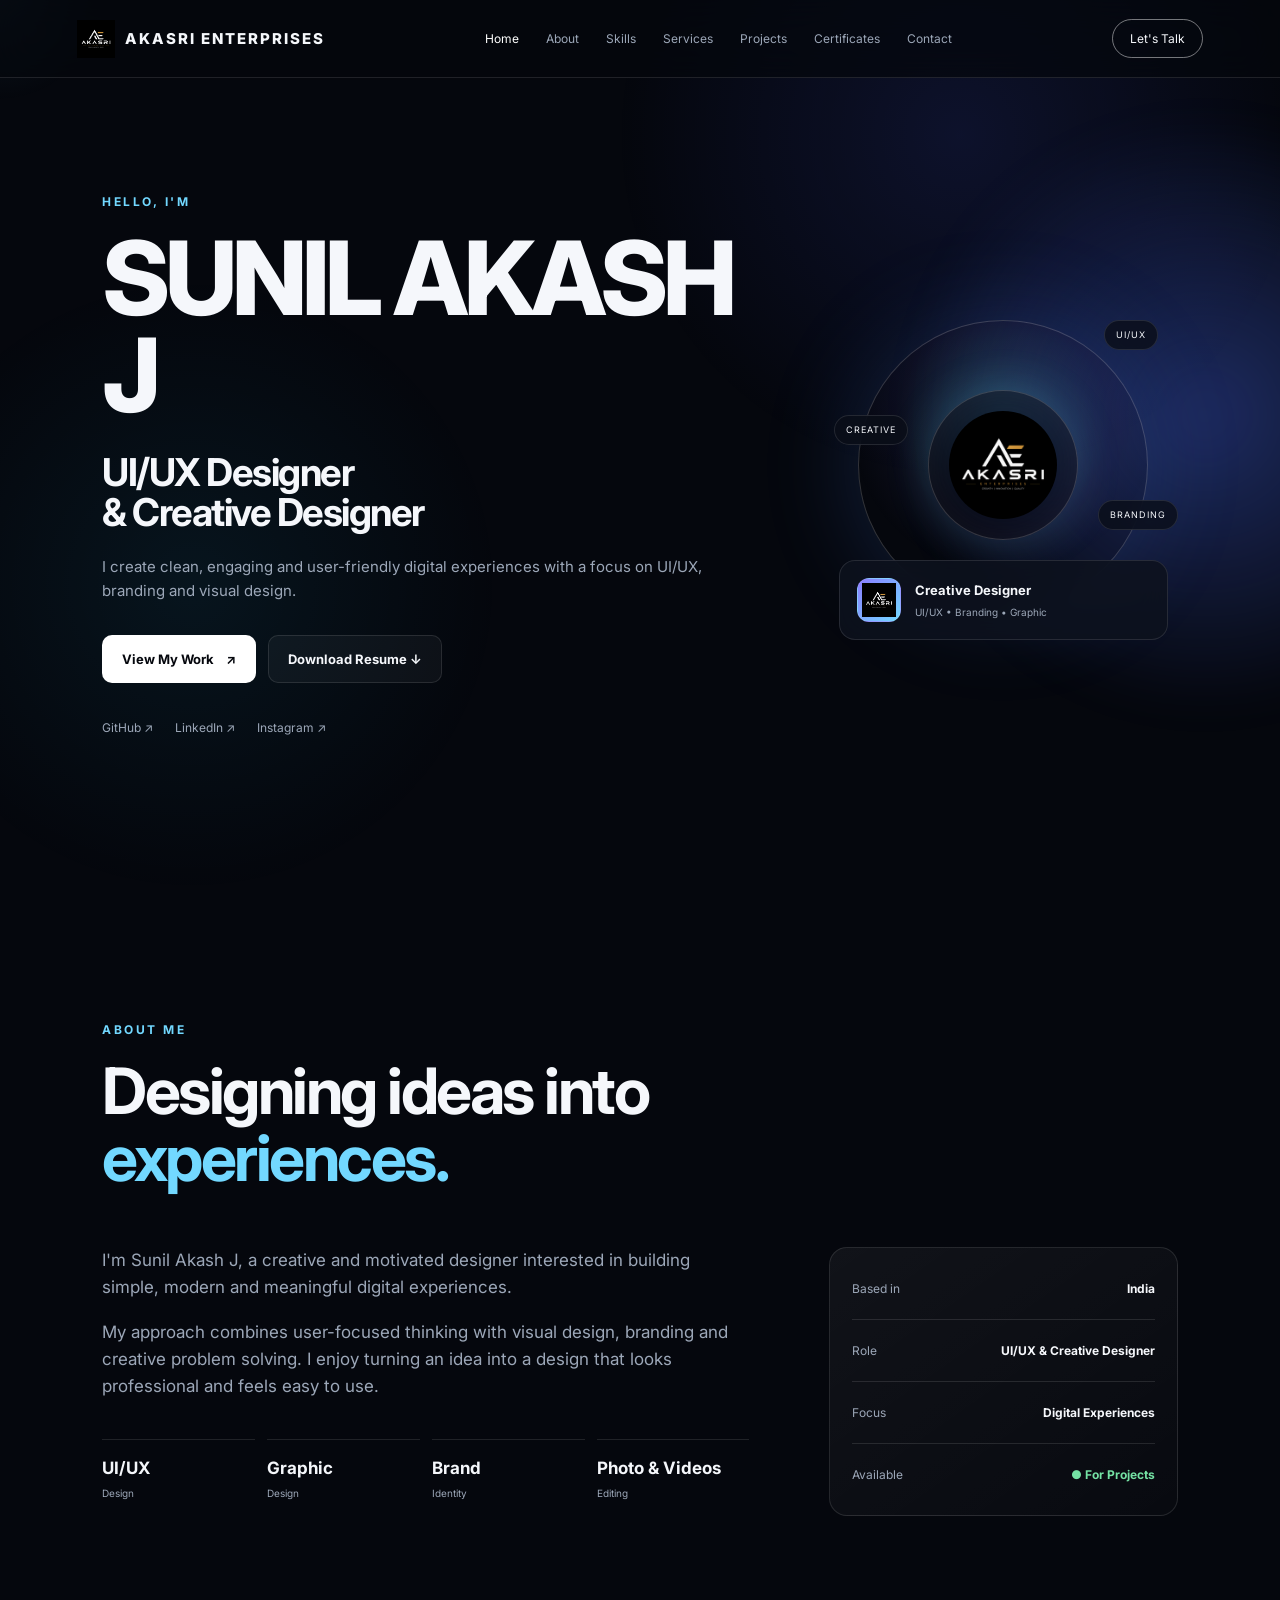
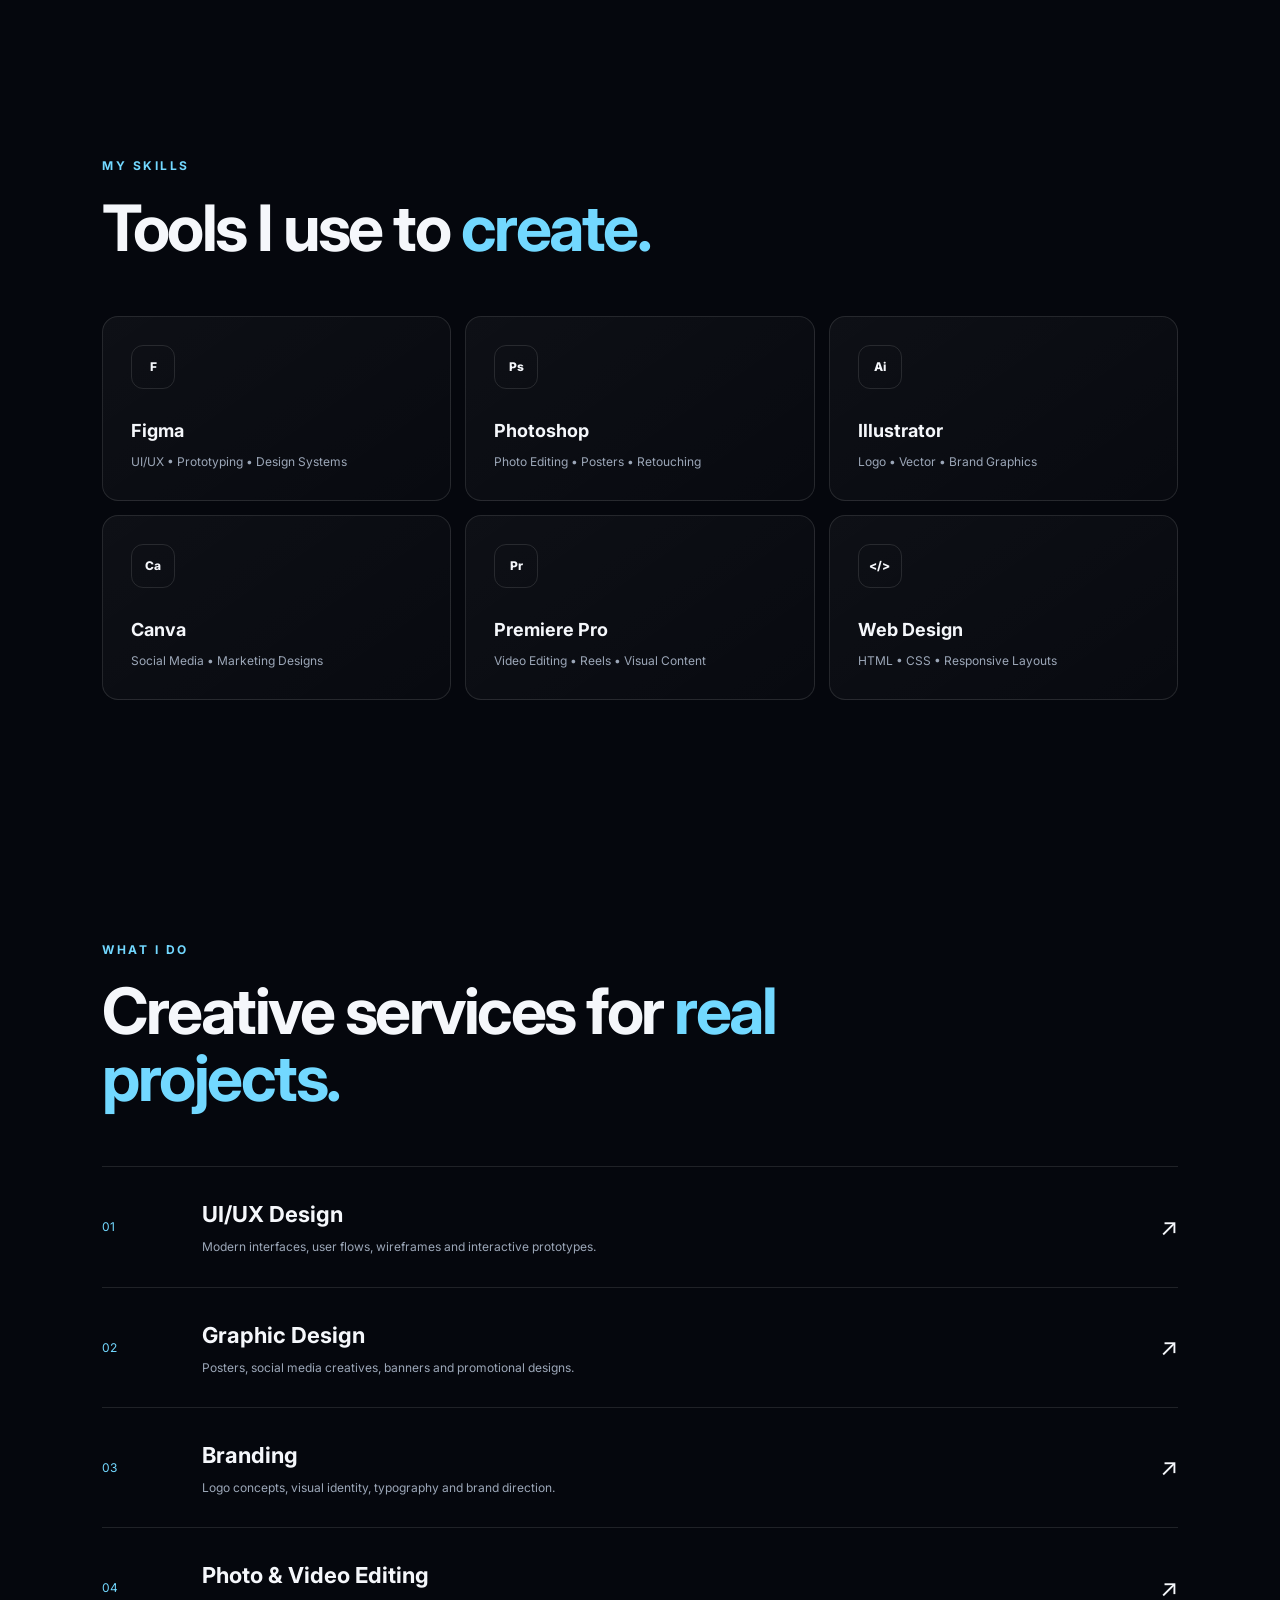
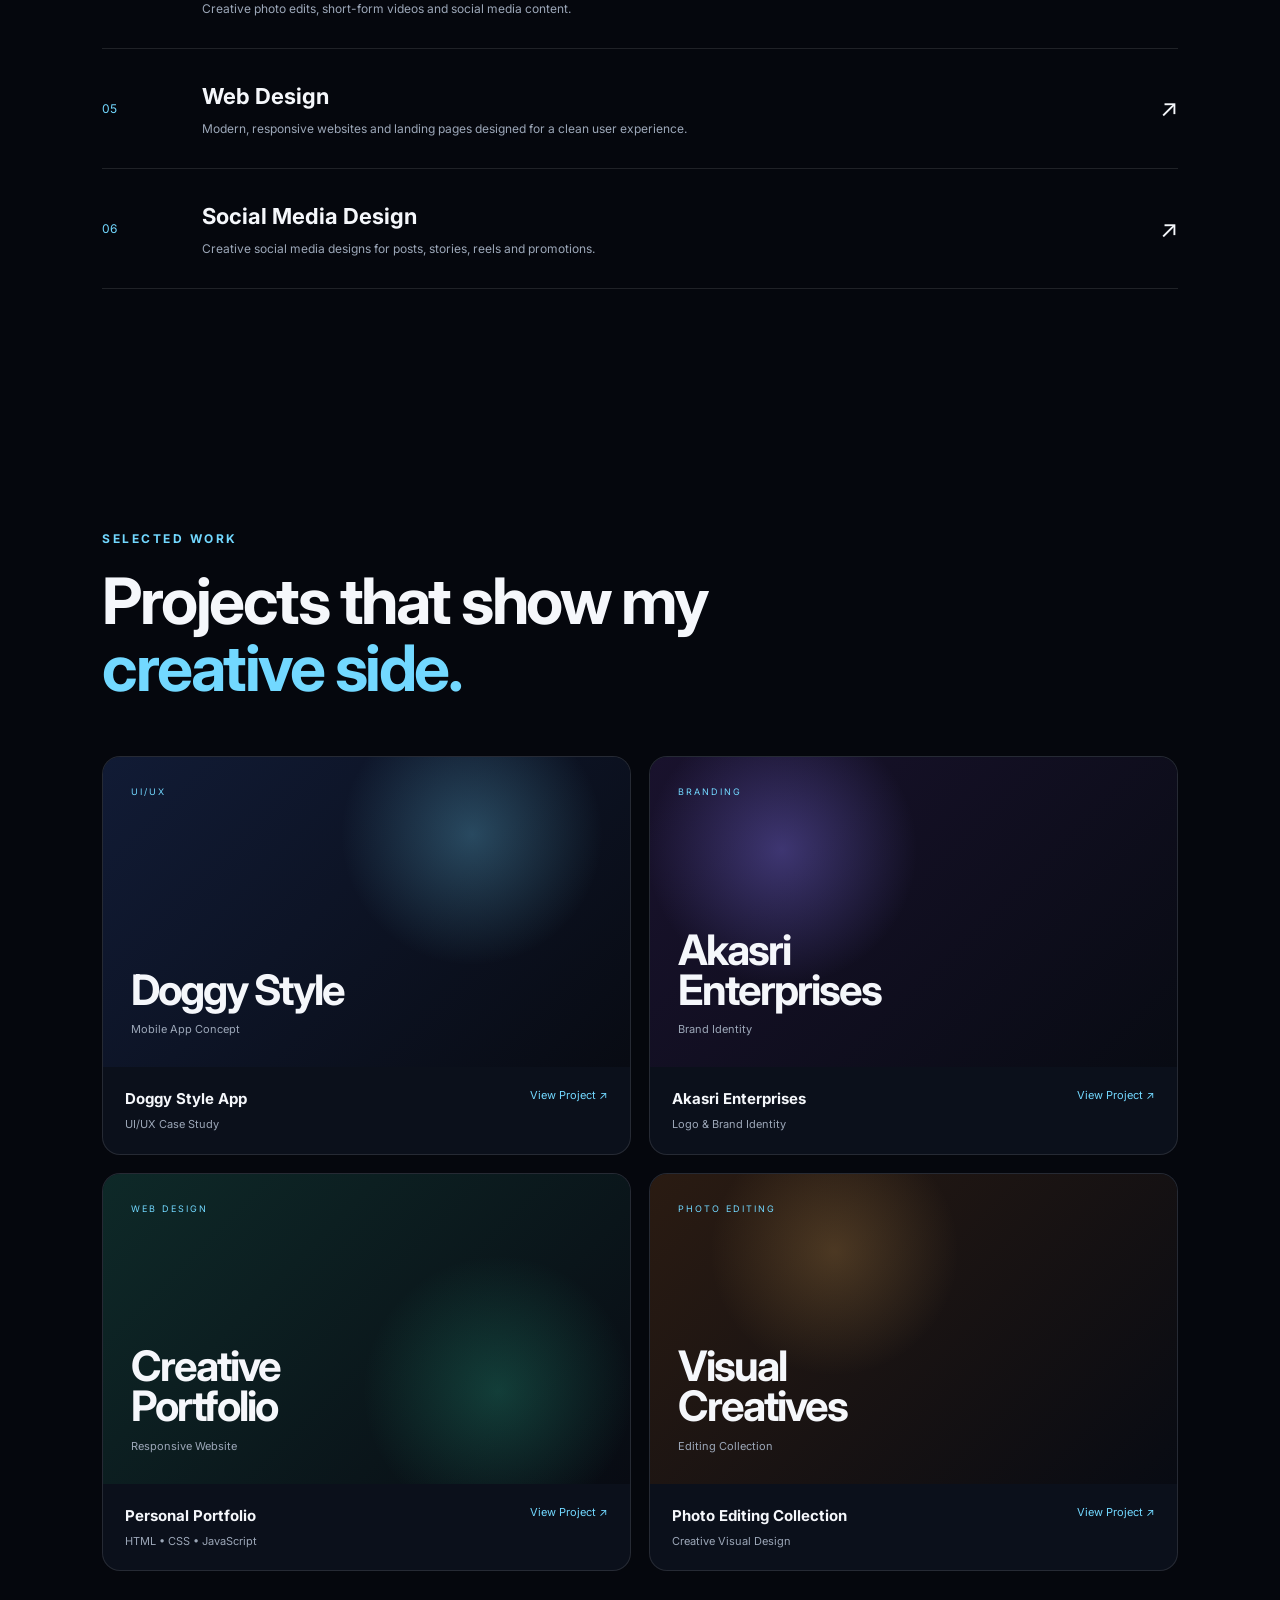
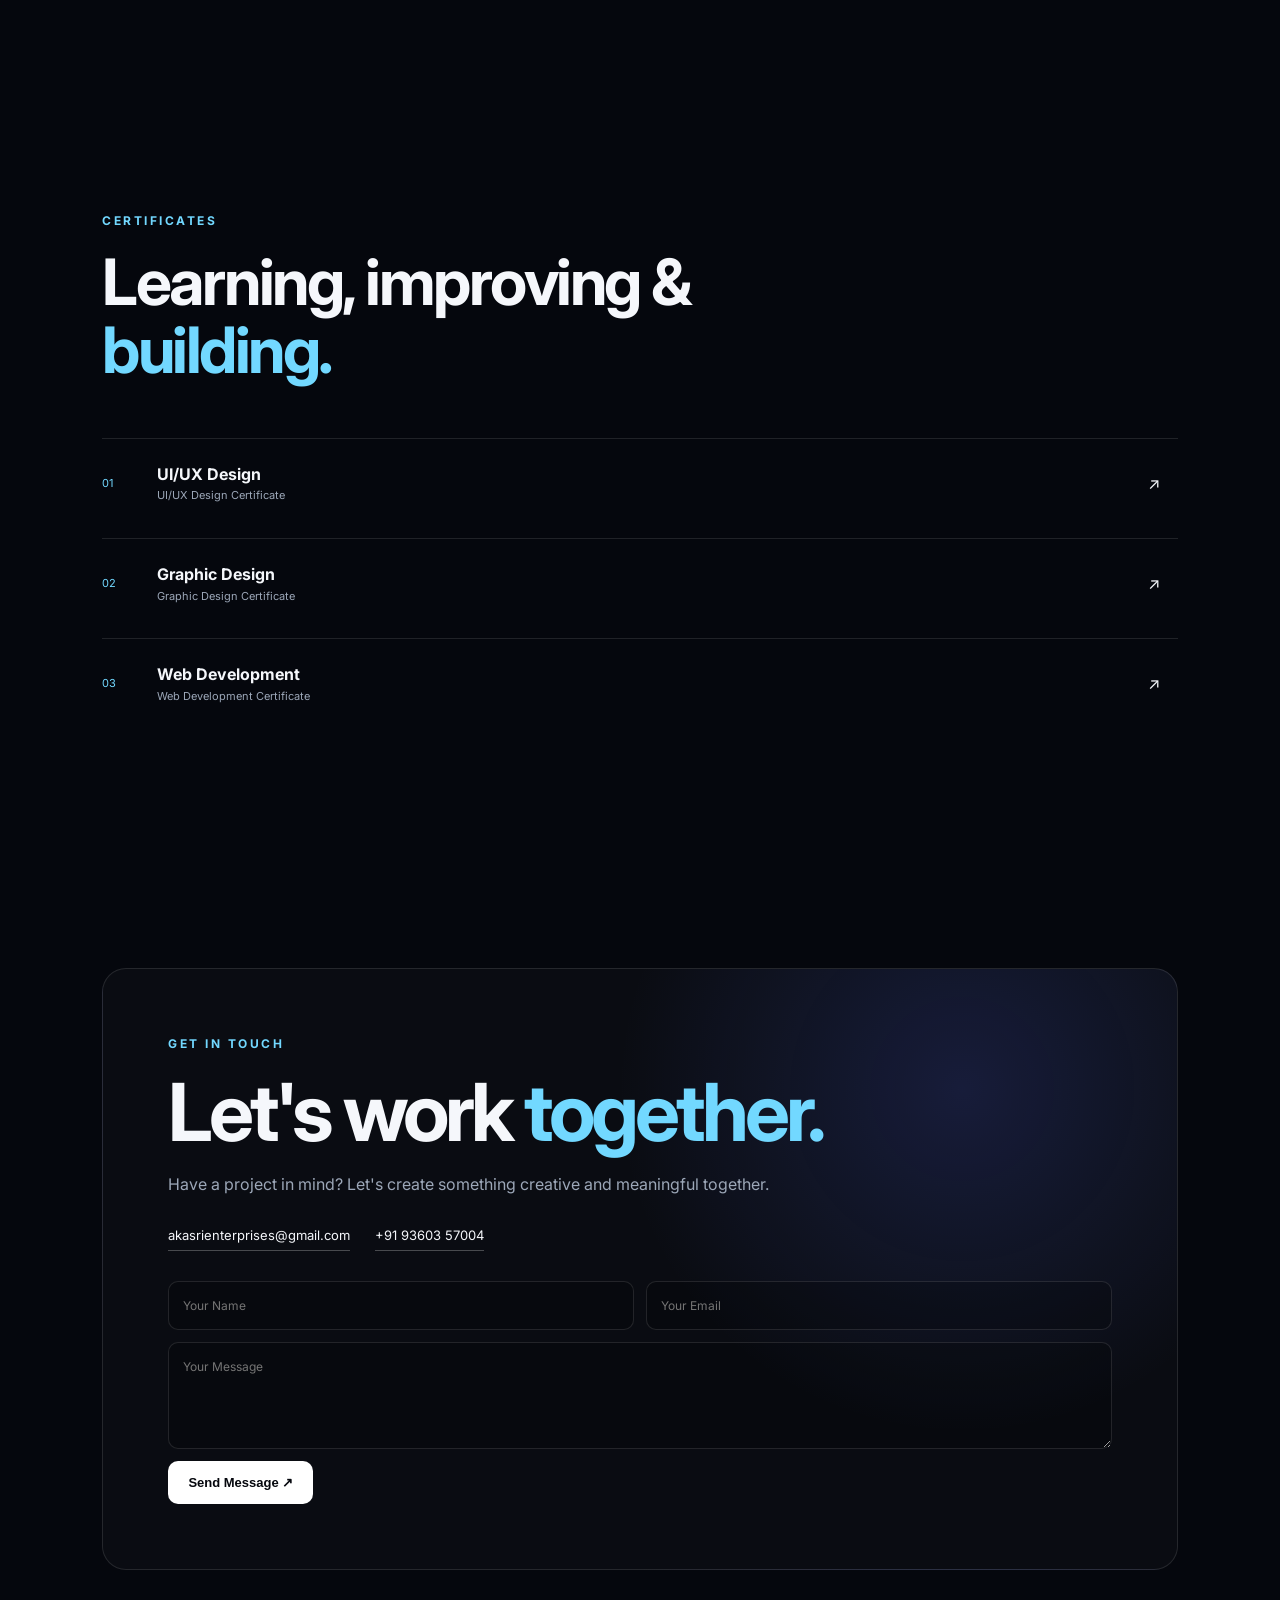
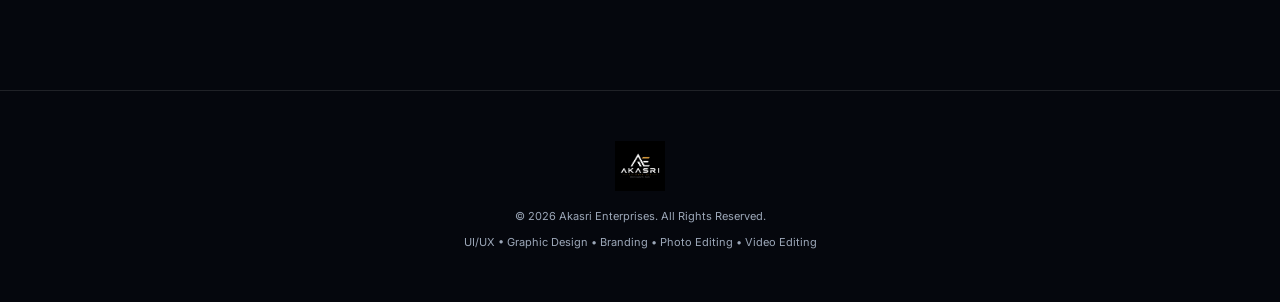
<file: index.html>
<!DOCTYPE html>
<html lang="en">
<head>
  <meta charset="UTF-8">
  <meta name="viewport" content="width=device-width, initial-scale=1.0">
  <meta name="description" content="Sunil Akash J — UI/UX Designer & Creative Designer Portfolio">
  <title>Sunil Akash J | UI/UX & Creative Designer</title>
  <link rel="preconnect" href="https://fonts.googleapis.com">
  <link rel="preconnect" href="https://fonts.gstatic.com" crossorigin>
  <link href="https://fonts.googleapis.com/css2?family=Inter:wght@400;500;600;700;800&display=swap" rel="stylesheet">
  <link rel="stylesheet" href="style.css">
</head>
<body>

  <div class="cursor-glow"></div>

  <header class="header">
    <a href="#home" class="brand">
      <img src="logo.png" alt="Akasri Enterprises logo">
      <span>AKASRI ENTERPRISES</span>
    </a>

    <button class="menu-btn" aria-label="Open menu">☰</button>

    <nav class="nav">
      <a class="active" href="#home">Home</a>
      <a href="#about">About</a>
      <a href="#skills">Skills</a>
      <a href="#services">Services</a>
      <a href="#projects">Projects</a>
      <a href="#certificates">Certificates</a>
      <a href="#contact">Contact</a>
    </nav>

    <a class="top-cta" href="#contact">Let's Talk</a>
  </header>

  <main>
    <section id="home" class="hero section">
      <div class="hero-bg"></div>
      <div class="hero-content reveal">
        <p class="eyebrow">HELLO, I'M</p>
        <h1>SUNIL AKASH J</h1>
        <h2>UI/UX Designer <br>&amp; Creative Designer</h2>
        <p class="hero-copy">
          I create clean, engaging and user-friendly digital experiences
          with a focus on UI/UX, branding and visual design.
        </p>

        <div class="hero-actions">
          <a class="btn primary" href="#projects">View My Work <span>↗</span></a>
          <a class="btn secondary" href="resume.pdf" download>Download Resume ↓</a>
        </div>

        <div class="social-row">
          <a href="https://github.com/akasrienterprises" aria-label="GitHub">GitHub ↗</a>
          <a href="#" aria-label="LinkedIn">LinkedIn ↗</a>
          <a href="https://www.instagram.com/akasri_enterprises?utm_source=ig_web_button_share_sheet&igsi=ZDNlZDc0MzIxNw==" aria-label="Instagram">Instagram ↗</a>
        </div>
      </div>

      <div class="hero-card reveal">
        <div class="profile-orbit">
          <div class="logo-center">
            <img src="logo.png" alt="Akasri Enterprises logo">
          </div>
        </div>
        <div class="mini-card">
          <span class="mini-logo"><img src="logo.png" alt="Akasri logo"></span>
          <div>
            <strong>Creative Designer</strong>
            <small>UI/UX • Branding • Graphic</small>
          </div>
        </div>
        <div class="floating-tag tag-one">UI/UX</div>
        <div class="floating-tag tag-two">CREATIVE</div>
        <div class="floating-tag tag-three">BRANDING</div>
      </div>
    </section>

    <section id="about" class="section about">
      <div class="section-head reveal">
        <p class="eyebrow">ABOUT ME</p>
        <h2>Designing ideas into <span>experiences.</span></h2>
      </div>

      <div class="about-grid">
        <div class="about-copy reveal">
          <p>
            I'm Sunil Akash J, a creative and motivated designer interested in
            building simple, modern and meaningful digital experiences.
          </p>
          <p>
            My approach combines user-focused thinking with visual design,
            branding and creative problem solving. I enjoy turning an idea
            into a design that looks professional and feels easy to use.
          </p>
          <div class="facts">
            <div><strong>UI/UX</strong><span>Design</span></div>
            <div><strong>Graphic</strong><span>Design</span></div>
            <div><strong>Brand</strong><span>Identity</span></div>
            <div><strong>Photo & Videos</strong><span>Editing</span></div>
          </div>
        </div>

        <div class="about-panel reveal">
          <div class="panel-line"><span>Based in</span><strong>India</strong></div>
          <div class="panel-line"><span>Role</span><strong>UI/UX &amp; Creative Designer</strong></div>
          <div class="panel-line"><span>Focus</span><strong>Digital Experiences</strong></div>
          <div class="panel-line"><span>Available</span><strong class="available">● For Projects</strong></div>
        </div>
      </div>
    </section>

    <section id="skills" class="section">
      <div class="section-head reveal">
        <p class="eyebrow">MY SKILLS</p>
        <h2>Tools I use to <span>create.</span></h2>
      </div>

      <div class="skills-grid">
        <div class="skill-card reveal"><div class="skill-icon">F</div><h3>Figma</h3><p>UI/UX • Prototyping • Design Systems</p></div>
        <div class="skill-card reveal"><div class="skill-icon">Ps</div><h3>Photoshop</h3><p>Photo Editing • Posters • Retouching</p></div>
        <div class="skill-card reveal"><div class="skill-icon">Ai</div><h3>Illustrator</h3><p>Logo • Vector • Brand Graphics</p></div>
        <div class="skill-card reveal"><div class="skill-icon">Ca</div><h3>Canva</h3><p>Social Media • Marketing Designs</p></div>
        <div class="skill-card reveal"><div class="skill-icon">Pr</div><h3>Premiere Pro</h3><p>Video Editing • Reels • Visual Content</p></div>
        <div class="skill-card reveal"><div class="skill-icon">&lt;/&gt;</div><h3>Web Design</h3><p>HTML • CSS • Responsive Layouts</p></div>
      </div>
    </section>

    <section id="services" class="section services">
      <div class="section-head reveal">
        <p class="eyebrow">WHAT I DO</p>
        <h2>Creative services for <span>real projects.</span></h2>
      </div>

      <div class="services-list">
        <a href="01_UI_UX_Design.pdf" target="_blank">
        <article class="service reveal">
          <span class="service-number">01</span>
          <div><h3>UI/UX Design</h3><p>Modern interfaces, user flows, wireframes and interactive prototypes.</p></div>
          <span class="arrow">↗</span>
        </article></a>
        <a href="02_Graphic_Design.pdf" target="_blank">
        <article class="service reveal">
          <span class="service-number">02</span>
          <div><h3>Graphic Design</h3><p>Posters, social media creatives, banners and promotional designs.</p></div>
          <span class="arrow">↗</span>
        </article></a>
        <a href="03_Branding___Identity.pdf" target="_blank">
        <article class="service reveal">
          <span class="service-number">03</span>
          <div><h3>Branding</h3><p>Logo concepts, visual identity, typography and brand direction.</p></div>
          <span class="arrow">↗</span>
        </article></a>
        <a href="04_Photo___Video_Editing.pdf" target="_blank">
        <article class="service reveal">
          <span class="service-number">04</span>
          <div><h3>Photo &amp; Video Editing</h3><p>Creative photo edits, short-form videos and social media content.</p></div>
          <span class="arrow">↗</span>
        </article></a>
        <a href="05_Web_Design.pdf" target="_blank">
        <article class="service reveal">
          <span class="service-number">05</span>
          <div><h3>Web Design</h3><p>Modern, responsive websites and landing pages designed for a clean user experience.</p></div>
          <span class="arrow">↗</span>
        </article></a>
        <a href="06_Social_Media_Design.pdf" target="_blank">
        <article class="service reveal">
          <span class="service-number">06</span>
          <div><h3>Social Media Design</h3><p>Creative social media designs for posts, stories, reels and promotions.</p></div>
          <span class="arrow">↗</span>
        </article></a>
          
      </div>
    </section>

    <section id="projects" class="section projects">
      <div class="section-head reveal">
        <p class="eyebrow">SELECTED WORK</p>
        <h2>Projects that show my <span>creative side.</span></h2>
      </div>

      <div class="project-grid">
        <article class="project-card project-one reveal">
          <div class="project-art"><span>UI/UX</span><strong>Doggy Style</strong><small>Mobile App Concept</small></div>
          <div class="project-info"><h3>Doggy Style App</h3><p>UI/UX Case Study</p><a href="https://www.figma.com/proto/kz1ifHAYcYJcBKpLXxiwtn/DOG-BREEDING-APP?node-id=59-4&p=f&m=draw&scaling=scale-down&content-scaling=fixed&page-id=0%3A1&t=hkimMDg6wwZHjmco-1">View Project ↗</a></div>
        </article>

        <article class="project-card project-two reveal">
          <div class="project-art"><span>BRANDING</span><strong>Akasri<br>Enterprises</strong><small>Brand Identity</small></div>
          <div class="project-info"><h3>Akasri Enterprises</h3><p>Logo &amp; Brand Identity</p><a href="https://www.canva.com/design/DAHT3v3F4WY/4-tUtp4k5NXei33IXO-JRw/edit">View Project ↗</a></div>
        </article>

        <article class="project-card project-three reveal">
          <div class="project-art"><span>WEB DESIGN</span><strong>Creative<br>Portfolio</strong><small>Responsive Website</small></div>
          <div class="project-info"><h3>Personal Portfolio</h3><p>HTML • CSS • JavaScript</p><a href="#">View Project ↗</a></div>
        </article>

        <article class="project-card project-four reveal">
          <div class="project-art"><span>PHOTO EDITING</span><strong>Visual<br>Creatives</strong><small>Editing Collection</small></div>
          <div class="project-info"><h3>Photo Editing Collection</h3><p>Creative Visual Design</p><a href="#">View Project ↗</a></div>
        </article>
      </div>
    </section>
    <section id="certificates" class="section certificates">
  <div class="section-head reveal">
    <p class="eyebrow">CERTIFICATES</p>
    <h2>Learning, improving &amp; <span>building.</span></h2>
  </div>
  <div class="certificate-grid">
    <a class="certificate reveal"
       href="ACCENT TECHNO SOFT (UI & UX).pdf"
       target="_blank">
      <span>01</span>
      <div>
        <h3>UI/UX Design</h3>
        <p>UI/UX Design Certificate</p>
      </div>
      <b>↗</b>
    </a>
    <a class="certificate reveal"
       href="ACCENT TECHNO SOFT (UI & UX).pdf"
       target="_blank">
      <span>02</span>
      <div>
        <h3>Graphic Design</h3>
        <p>Graphic Design Certificate</p>
      </div>
      <b>↗</b>
    </a>
    <a class="certificate reveal"
       href="ACCENT TECHNO SOFT (UI & UX).pdf"
       target="_blank">
      <span>03</span>
      <div>
        <h3>Web Development</h3>
        <p>Web Development Certificate</p>
      </div>
      <b>↗</b>
    </a>
  </div>
</section>
    <section id="contact" class="section contact">
      <div class="contact-box reveal">
        <p class="eyebrow">GET IN TOUCH</p>
        <h2>Let's work <span>together.</span></h2>
        <p>Have a project in mind? Let's create something creative and meaningful together.</p>

        <div class="contact-details">
          <a href="mailto:akasrienterprises@gmail.com">akasrienterprises@gmail.com</a>
          <a href="tel:+919360357004">+91 93603 57004</a>
        </div>

        <form id="contactForm">
          <input type="text" id="name" placeholder="Your Name" required>
          <input type="email" id="email" placeholder="Your Email" required>
          <textarea id="message" placeholder="Your Message" rows="4" required></textarea>
          <button class="btn primary" type="submit">Send Message ↗</button>
        </form>
      </div>
    </section>
  </main>

  <footer>
    <div class="footer-logo"><img src="logo.png" alt="Akasri Enterprises logo"></div>
    <p>© 2026 Akasri Enterprises. All Rights Reserved.</p>
    <p>UI/UX • Graphic Design • Branding • Photo Editing • Video Editing</p>
  </footer>

  <button class="back-top" aria-label="Back to top">↑</button>
  <script src="script.js"></script>
</body>
</html>
</file>
<file: style.css>
*{margin:0;padding:0;box-sizing:border-box}
:root{--bg:#05070d;--panel:#0b101b;--text:#f5f7fb;--muted:#9ca7b8;--line:rgba(255,255,255,.11);--accent:#72d8ff;--accent2:#8b7cff}
html{scroll-behavior:smooth}
body{font-family:Inter,Arial,sans-serif;background:var(--bg);color:var(--text);line-height:1.6;overflow-x:hidden}
body:before{content:"";position:fixed;inset:0;pointer-events:none;background:radial-gradient(circle at 75% 15%,rgba(72,91,255,.13),transparent 28%),radial-gradient(circle at 15% 65%,rgba(44,208,255,.07),transparent 25%);z-index:-2}
a{text-decoration:none;color:inherit}
.header{position:fixed;top:0;left:0;right:0;height:78px;display:flex;align-items:center;justify-content:space-between;padding:0 6%;background:rgba(5,7,13,.72);backdrop-filter:blur(18px);border-bottom:1px solid var(--line);z-index:100}
.brand{display:flex;align-items:center;gap:10px;font-weight:800;letter-spacing:2px}.brand img{width:38px;height:38px;object-fit:contain}.brand span{font-size:15px}
.nav{display:flex;gap:27px}.nav a{font-size:12px;color:var(--muted);transition:.25s}.nav a:hover,.nav a.active{color:#fff}
.top-cta{border:1px solid rgba(255,255,255,.45);padding:9px 17px;border-radius:30px;font-size:12px}.menu-btn{display:none;background:none;border:0;color:#fff;font-size:24px}
.section{padding:120px 8%;position:relative}.hero{min-height:100vh;display:flex;align-items:center;justify-content:space-between;padding-top:150px;gap:50px}.hero-bg{position:absolute;width:650px;height:650px;right:-250px;top:90px;border-radius:50%;background:radial-gradient(circle,rgba(76,111,255,.35),rgba(76,111,255,0) 65%);filter:blur(20px);z-index:-1}
.hero-content{max-width:760px}.eyebrow{font-size:12px;letter-spacing:2.5px;color:var(--accent);font-weight:700;margin-bottom:18px}
.hero h1{font-size:clamp(54px,8vw,105px);line-height:.95;letter-spacing:-5px;font-weight:800}.hero h1 span{display:block}.hero h2{font-size:clamp(25px,3vw,42px);line-height:1.05;margin-top:28px;letter-spacing:-1.5px}.hero-copy{color:var(--muted);max-width:610px;margin-top:22px;font-size:15px}
.hero-actions{display:flex;gap:12px;margin-top:32px;flex-wrap:wrap}.btn{display:inline-flex;align-items:center;justify-content:center;gap:12px;padding:13px 19px;border-radius:10px;border:1px solid var(--line);font-size:13px;font-weight:700;transition:.25s}.btn:hover{transform:translateY(-2px)}.btn.primary{background:#fff;color:#05070d}.btn.secondary{background:rgba(255,255,255,.04)}
.social-row{display:flex;gap:22px;margin-top:35px;color:var(--muted);font-size:12px}.social-row a:hover{color:#fff}
.hero-card{width:360px;height:430px;position:relative;display:flex;align-items:center;justify-content:center}.profile-orbit{width:290px;height:290px;border-radius:50%;border:1px solid rgba(255,255,255,.18);box-shadow:0 0 100px rgba(77,137,255,.2);background:radial-gradient(circle at 50% 35%,rgba(105,216,255,.24),rgba(139,124,255,.05) 45%,transparent 65%)}.mini-card{position:absolute;bottom:40px;left:10px;right:10px;background:rgba(13,18,30,.86);border:1px solid var(--line);border-radius:16px;padding:17px;display:flex;align-items:center;gap:14px;backdrop-filter:blur(15px)}.mini-card>span{width:44px;height:44px;border-radius:12px;display:grid;place-items:center;background:linear-gradient(135deg,var(--accent2),var(--accent));color:#05070d;font-weight:800}.mini-card strong,.mini-card small{display:block}.mini-card strong{font-size:13px}.mini-card small{font-size:10px;color:var(--muted);margin-top:3px}.floating-tag{position:absolute;border:1px solid var(--line);background:rgba(10,14,24,.8);backdrop-filter:blur(10px);padding:7px 11px;border-radius:30px;font-size:9px;letter-spacing:1px}.tag-one{top:70px;right:20px}.tag-two{top:165px;left:5px}.tag-three{bottom:150px;right:0}
.section-head{max-width:780px;margin-bottom:55px}.section-head h2{font-size:clamp(35px,5vw,64px);line-height:1.05;letter-spacing:-2.5px}.section-head h2 span{color:var(--accent)}
.about-grid{display:grid;grid-template-columns:1.3fr .7fr;gap:80px}.about-copy>p{font-size:17px;color:var(--muted);max-width:700px;margin-bottom:18px}.facts{display:grid;grid-template-columns:repeat(4,1fr);gap:12px;margin-top:38px}.facts div{border-top:1px solid var(--line);padding-top:15px}.facts strong,.facts span{display:block}.facts strong{font-size:17px}.facts span{font-size:10px;color:var(--muted);margin-top:3px}.about-panel{border:1px solid var(--line);background:linear-gradient(145deg,rgba(255,255,255,.05),rgba(255,255,255,.015));border-radius:18px;padding:10px 22px;height:max-content}.panel-line{display:flex;justify-content:space-between;gap:20px;padding:21px 0;border-bottom:1px solid var(--line);font-size:12px}.panel-line:last-child{border-bottom:0}.panel-line span{color:var(--muted)}.available{color:#74e2a4!important}
.skills-grid{display:grid;grid-template-columns:repeat(3,1fr);gap:14px}.skill-card{border:1px solid var(--line);padding:28px;border-radius:16px;background:linear-gradient(145deg,rgba(255,255,255,.04),rgba(255,255,255,.015));transition:.3s}.skill-card:hover{transform:translateY(-5px);border-color:rgba(114,216,255,.4)}.skill-icon{width:44px;height:44px;border:1px solid var(--line);border-radius:12px;display:grid;place-items:center;font-size:12px;font-weight:800;margin-bottom:28px}.skill-card h3{font-size:18px}.skill-card p{color:var(--muted);font-size:12px;margin-top:7px}
.services-list{border-top:1px solid var(--line)}.service{display:grid;grid-template-columns:80px 1fr 50px;align-items:center;gap:20px;padding:30px 0;border-bottom:1px solid var(--line);transition:.25s}.service:hover{padding-left:12px}.service-number{color:var(--accent);font-size:12px}.service h3{font-size:22px}.service p{color:var(--muted);font-size:12px;margin-top:5px}.arrow{font-size:24px;text-align:right}
.project-grid{display:grid;grid-template-columns:repeat(2,1fr);gap:18px}.project-card{border:1px solid var(--line);border-radius:18px;overflow:hidden;background:var(--panel)}.project-art{height:310px;padding:28px;display:flex;flex-direction:column;justify-content:flex-end;background:radial-gradient(circle at 70% 25%,rgba(114,216,255,.28),transparent 30%),linear-gradient(135deg,#111b35,#080b13)}.project-two .project-art{background:radial-gradient(circle at 25% 30%,rgba(139,124,255,.35),transparent 30%),linear-gradient(135deg,#19122d,#080b13)}.project-three .project-art{background:radial-gradient(circle at 75% 70%,rgba(54,232,185,.2),transparent 30%),linear-gradient(135deg,#0e2928,#080b13)}.project-four .project-art{background:radial-gradient(circle at 35% 25%,rgba(255,193,100,.2),transparent 30%),linear-gradient(135deg,#2a1b12,#080b13)}.project-art span{font-size:9px;letter-spacing:2px;color:var(--accent);margin-bottom:auto}.project-art strong{font-size:42px;line-height:.95;letter-spacing:-2px}.project-art small{color:var(--muted);font-size:11px;margin-top:12px}.project-info{padding:20px 22px;display:grid;grid-template-columns:1fr auto;gap:5px}.project-info h3{font-size:15px}.project-info p{font-size:11px;color:var(--muted)}.project-info a{grid-column:2;grid-row:1/3;color:var(--accent);font-size:11px}
.certificate-grid{display:grid;gap:10px}.certificate{display:grid;grid-template-columns:55px 1fr 30px;align-items:center;padding:23px 0;border-top:1px solid var(--line)}.certificate>span{font-size:11px;color:var(--accent)}.certificate h3{font-size:16px}.certificate p{font-size:11px;color:var(--muted)}.certificate b{font-weight:400}
.contact-box{border:1px solid var(--line);border-radius:24px;padding:65px;background:radial-gradient(circle at 80% 20%,rgba(84,109,255,.17),transparent 35%),rgba(255,255,255,.025)}.contact-box h2{font-size:clamp(42px,7vw,80px);line-height:1;letter-spacing:-4px}.contact-box h2 span{color:var(--accent)}.contact-box>p:not(.eyebrow){color:var(--muted);max-width:650px;margin:20px 0}.contact-details{display:flex;gap:25px;flex-wrap:wrap;margin:28px 0}.contact-details a{font-size:13px;border-bottom:1px solid rgba(255,255,255,.25);padding-bottom:4px}form{display:grid;grid-template-columns:1fr 1fr;gap:12px;margin-top:30px}input,textarea{width:100%;background:rgba(0,0,0,.2);border:1px solid var(--line);color:#fff;border-radius:10px;padding:14px;font:inherit;font-size:12px;outline:none}textarea{grid-column:1/3;resize:vertical}form button{justify-self:start}
footer{text-align:center;border-top:1px solid var(--line);padding:50px 20px;color:var(--muted);font-size:11px}.footer-logo img{width:80px;height:50px;object-fit:contain;margin-bottom:12px}footer p+p{margin-top:8px}
.back-top{position:fixed;right:25px;bottom:25px;width:42px;height:42px;border-radius:50%;border:1px solid var(--line);background:#fff;color:#05070d;display:none;z-index:90;cursor:pointer}.back-top.show{display:block}
.reveal{opacity:0;transform:translateY(24px);transition:.7s ease}.reveal.visible{opacity:1;transform:none}.cursor-glow{position:fixed;width:220px;height:220px;border-radius:50%;background:radial-gradient(circle,rgba(114,216,255,.08),transparent 65%);pointer-events:none;transform:translate(-50%,-50%);z-index:-1}
@media(max-width:900px){.nav{gap:13px}.top-cta{display:none}.hero{flex-direction:column;align-items:flex-start}.hero-card{align-self:center}.about-grid{grid-template-columns:1fr}.skills-grid{grid-template-columns:repeat(2,1fr)}}
@media(max-width:650px){.header{height:68px;padding:0 5%}.menu-btn{display:block}.nav{position:absolute;top:68px;left:5%;right:5%;display:none;flex-direction:column;background:#090d16;border:1px solid var(--line);border-radius:14px;padding:18px}.nav.open{display:flex}.section{padding:90px 5%}.hero{padding-top:125px}.hero h1{font-size:58px;letter-spacing:-3px}.hero-card{width:100%;height:330px}.profile-orbit{width:220px;height:220px}.facts{grid-template-columns:repeat(2,1fr)}.skills-grid,.project-grid{grid-template-columns:1fr}.project-art{height:260px}.service{grid-template-columns:45px 1fr 25px}.service h3{font-size:17px}.contact-box{padding:35px 22px}form{grid-template-columns:1fr}textarea{grid-column:1}form button{width:100%}}


/* ===== HERO LOGO UPDATE ===== */
.profile-orbit{
  position:relative;
  display:grid;
  place-items:center;
  overflow:hidden;
}
.logo-center{
  width:150px;
  height:150px;
  border-radius:50%;
  display:grid;
  place-items:center;
  background:rgba(5,7,13,.42);
  border:1px solid rgba(255,255,255,.18);
  box-shadow:0 0 45px rgba(105,216,255,.18), inset 0 0 30px rgba(255,255,255,.05);
  backdrop-filter:blur(8px);
}
.logo-center img{
  width:108px;
  height:108px;
  object-fit:contain;
  border-radius:50%;
  display:block;
}
.mini-logo{
  width:44px;
  height:44px;
  border-radius:12px;
  display:grid;
  place-items:center;
  overflow:hidden;
  background:rgba(255,255,255,.06);
  border:1px solid var(--line);
}
.mini-logo img{
  width:34px;
  height:34px;
  object-fit:contain;
}
@media(max-width:900px){
  .hero-card{width:310px;height:390px}
  .profile-orbit{width:250px;height:250px}
  .logo-center{width:132px;height:132px}
  .logo-center img{width:94px;height:94px}
}
</file>
